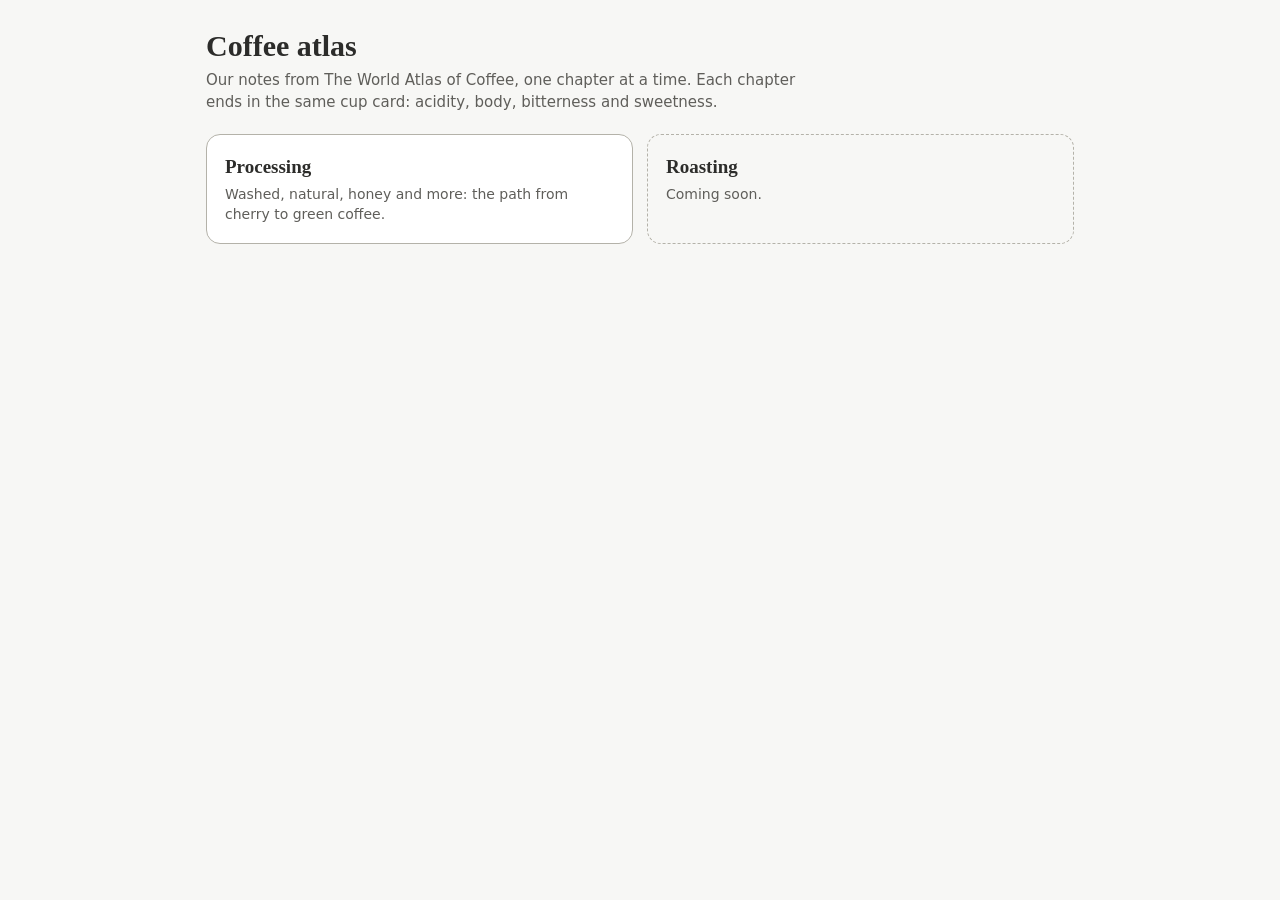
<file: index.html>
<!DOCTYPE html>
<html lang="en">
<head>
<meta charset="utf-8">
<meta name="viewport" content="width=device-width, initial-scale=1, viewport-fit=cover">
<title>Coffee atlas</title>
<link rel="icon" href="data:image/svg+xml,<svg xmlns=%22http://www.w3.org/2000/svg%22 viewBox=%220 0 100 100%22><text y=%22.9em%22 font-size=%2290%22>☕</text></svg>">
<link rel="stylesheet" href="assets/css/base.css">
</head>
<body>
<main>
<h1>Coffee atlas</h1>
<p class="sub">Our notes from The World Atlas of Coffee, one chapter at a time. Each chapter ends in the same cup card: acidity, body, bitterness and sweetness.</p>
<div class="chapters">
<a class="chcard" href="chapters/processing.html"><h3>Processing</h3><p>Washed, natural, honey and more: the path from cherry to green coffee.</p></a>
<div class="chcard soon"><h3>Roasting</h3><p>Coming soon.</p></div>
</div>
</main>
</body>
</html>
</file>
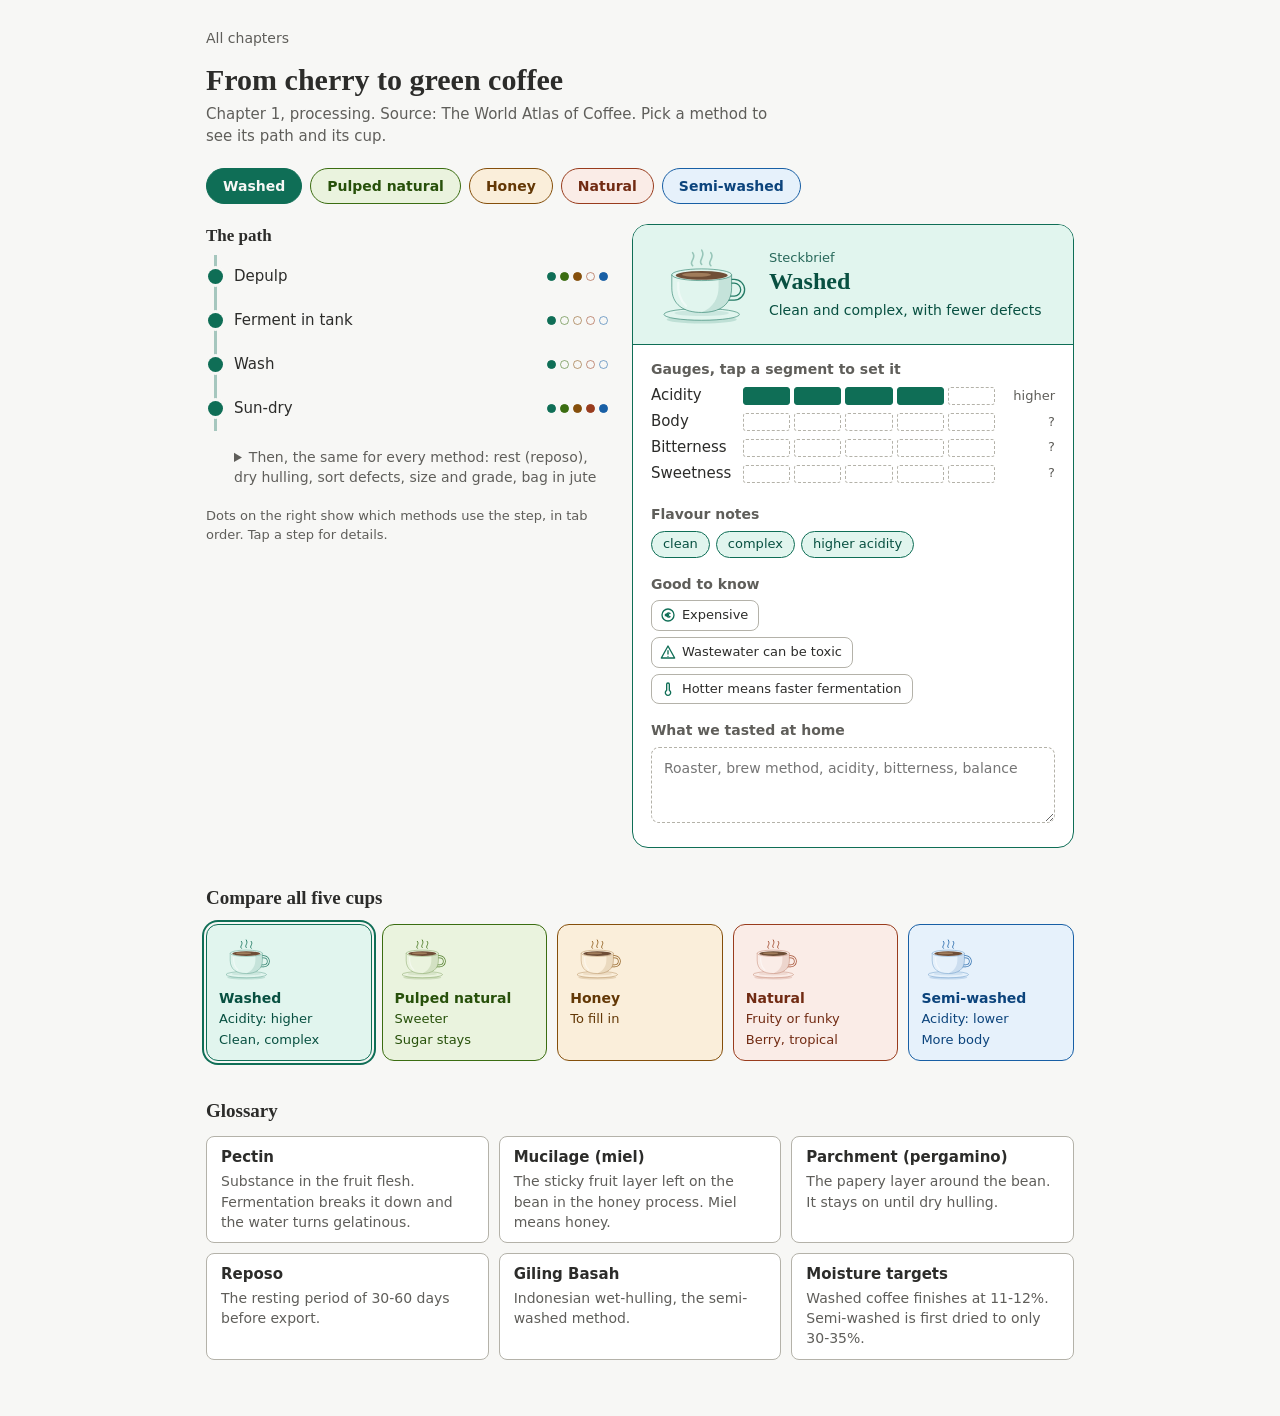
<file: chapters/processing.html>
<!DOCTYPE html>
<html lang="en">
<head>
<meta charset="utf-8">
<meta name="viewport" content="width=device-width, initial-scale=1, viewport-fit=cover">
<title>Coffee atlas</title>
<link rel="icon" href="data:image/svg+xml,<svg xmlns=%22http://www.w3.org/2000/svg%22 viewBox=%220 0 100 100%22><text y=%22.9em%22 font-size=%2290%22>☕</text></svg>">
<link rel="stylesheet" href="../assets/css/base.css">
</head>
<body>
<main>
<a class="back" href="../index.html">All chapters</a>
<h1 id="ct"></h1>
<p class="sub" id="cs"></p>
<div class="tabs" id="tabs" role="tablist" aria-label="Method"></div>
<div class="stage">
<section>
<h3 id="pl"></h3>
<ol class="path" id="path"></ol>
<details class="after"><summary id="aftersum"></summary><ol class="path" id="after"></ol></details>
<p class="legend">Dots on the right show which methods use the step, in tab order. Tap a step for details.</p>
</section>
<section class="sbcol" id="sb"></section>
</div>
<h2>Compare all five cups</h2>
<div class="strip" id="strip"></div>
<h2>Glossary</h2>
<dl id="gloss"></dl>
</main>
<script src="../assets/js/shared.js"></script>
<script src="../data/processing.js"></script>
<script src="../assets/js/chapter.js"></script>
</body>
</html>
</file>
<file: assets/css/base.css>
:root{color-scheme:light dark;box-sizing:border-box;padding-top:env(safe-area-inset-top,0px);padding-bottom:env(safe-area-inset-bottom,0px);
--bg:light-dark(#F7F7F5,#1B1B1A);--card:light-dark(#fff,#262624);--ink:light-dark(#2C2C2A,#ECEAE3);--mut:light-dark(#5F5E5A,#B4B2A9);--line:light-dark(#B4B2A9,#5F5E5A);--cof:light-dark(#6F4E37,#8B6347);--crema:light-dark(#C9A27A,#B58B63)}
:root[data-theme=light]{color-scheme:light}
:root[data-theme=dark]{color-scheme:dark}
html{scroll-padding-top:env(safe-area-inset-top,0px)}
*,*::before,*::after{box-sizing:inherit}
body{margin:0;background:var(--bg);color:var(--ink);font:15px/1.45 system-ui,-apple-system,"Segoe UI",sans-serif}
main{max-width:900px;margin:0 auto;padding:28px 16px 56px}
h1,h2,h3{font-family:"Iowan Old Style",Palatino,Georgia,serif;font-weight:600;margin:0}
h1{font-size:30px;line-height:1.2}
h2{font-size:19px;margin:36px 0 12px}
.sub{color:var(--mut);margin:6px 0 20px;max-width:62ch}
button{font:inherit;color:inherit}
button:focus-visible,summary:focus-visible,textarea:focus-visible{outline:2px solid var(--ink);outline-offset:2px}
.tabs{display:flex;flex-wrap:wrap;gap:8px;margin-bottom:20px}
.tab{padding:7px 16px;border-radius:999px;border:1px solid var(--s);background:var(--f);color:var(--t);cursor:pointer;font-weight:600;font-size:14px}
.tab[aria-selected=true]{background:var(--s);color:var(--bg)}
.stage{display:grid;grid-template-columns:minmax(0,1fr) minmax(0,1.1fr);gap:24px;align-items:start}
.stage>section>h3{font-size:17px;margin-bottom:6px}
.path{list-style:none;margin:0;padding:0}
.stp{position:relative;padding-left:28px}
.stp::before{content:"";position:absolute;left:8px;top:0;bottom:0;width:3px;background:var(--s);opacity:.35}
.stp::after{content:"";position:absolute;left:2px;top:14px;width:15px;height:15px;border-radius:50%;background:var(--s);box-shadow:0 0 0 3px var(--bg)}
.row{display:flex;justify-content:space-between;align-items:center;gap:8px;width:100%;min-height:44px;padding:8px 0;background:none;border:0;text-align:left;cursor:pointer}
.dots{display:flex;gap:4px;flex:none}
.dots i{width:9px;height:9px;border-radius:50%;border:1.5px solid var(--s);opacity:.55}
.dots i.on{background:var(--s);opacity:1}
.sd{margin:0 0 8px;padding:8px 12px;border-radius:8px;background:var(--card);border:1px dashed var(--line);font-size:14px}
.stp:not(.open) .sd{display:none}
.stp.open .row{font-weight:600}
details.after{margin-top:6px}
details.after summary{cursor:pointer;padding:10px 0 10px 28px;color:var(--mut);font-size:14px}
.legend{font-size:13px;color:var(--mut);margin:10px 0 0}
.sb{border:1px solid var(--s);border-radius:16px;background:var(--card);overflow:hidden}
.sbh{display:flex;align-items:center;gap:14px;padding:16px 18px;background:var(--f);color:var(--t);border-bottom:1px solid var(--s)}
.sbh svg{width:104px;height:87px;flex:none}
.sbh small{display:block;font-size:13px;opacity:.85}
.sbh h3{font-size:24px;line-height:1.15}
.sbh p{margin:4px 0 0;font-size:14px}
.steam path{animation:steam 3.4s ease-in-out infinite;opacity:.35}
.steam path:nth-child(2){animation-delay:.6s}
.steam path:nth-child(3){animation-delay:1.2s}
@keyframes steam{50%{opacity:.85;transform:translateY(-3px)}}
.sbb{padding:14px 18px 18px;display:grid;gap:16px}
.sbb h4{margin:0 0 6px;font-size:14px;font-weight:600;color:var(--mut)}
.g{display:grid;grid-template-columns:84px 1fr 52px;align-items:center;gap:8px;margin-bottom:4px}
.seg{display:grid;grid-template-columns:repeat(5,1fr);gap:4px}
.seg button{height:18px;padding:0;border-radius:3px;border:1px dashed var(--line);background:none;cursor:pointer}
.seg button.on{border:1px solid var(--s);background:var(--s)}
.gv{font-size:13px;color:var(--mut);text-align:right}
.chips{display:flex;flex-wrap:wrap;gap:6px}
.chip,.fact{display:inline-flex;align-items:center;gap:6px;font-size:13px;padding:3px 11px;border-radius:999px;background:var(--f);color:var(--t);border:1px solid var(--s)}
.chip.bad{background:none;border-style:dashed}
.chip.todo{background:none;border-style:dashed;color:var(--mut);border-color:var(--line)}
.facts{display:flex;flex-direction:column;gap:6px}
.fact{background:none;color:var(--ink);border-color:var(--line);border-radius:8px;padding:5px 10px 5px 8px;align-self:flex-start}
.fact svg{width:16px;height:16px;flex:none;color:var(--s)}
textarea{width:100%;min-height:76px;resize:vertical;padding:10px 12px;border-radius:8px;border:1px dashed var(--line);background:transparent;color:var(--ink);font:inherit;font-size:14px}
.strip{display:grid;grid-template-columns:repeat(auto-fit,minmax(130px,1fr));gap:10px}
.mini{display:flex;flex-direction:column;align-items:flex-start;gap:2px;padding:10px 12px;border-radius:12px;border:1px solid var(--s);background:var(--f);color:var(--t);text-align:left;cursor:pointer;font-size:13px}
.mini svg{width:56px;height:47px;margin-bottom:4px}
.mini strong{font-size:14px}
.mini[aria-current=true]{box-shadow:0 0 0 2px var(--bg),0 0 0 4px var(--s)}
dl{display:grid;grid-template-columns:repeat(auto-fit,minmax(260px,1fr));gap:10px;margin:0}
dl div{background:var(--card);border:1px solid var(--line);border-radius:8px;padding:10px 14px}
dt{font-weight:600}
dd{margin:2px 0 0;color:var(--mut);font-size:14px}
@media (max-width:720px){.stage{grid-template-columns:1fr}.stage>.sbcol{order:-1}.sbh svg{width:84px;height:70px}}
@media (prefers-reduced-motion:reduce){.steam path{animation:none;opacity:.6}}
.back{display:inline-block;margin-bottom:14px;color:var(--mut);font-size:14px;text-decoration:none}
.back:hover{color:var(--ink);text-decoration:underline}
.chapters{display:grid;grid-template-columns:repeat(auto-fit,minmax(240px,1fr));gap:14px;margin-top:20px}
.chcard{display:block;padding:18px;border-radius:14px;border:1px solid var(--line);background:var(--card);color:inherit;text-decoration:none}
a.chcard:hover{border-color:var(--ink)}
.chcard h3{font-size:19px;margin:0 0 4px}
.chcard p{margin:0;color:var(--mut);font-size:14px}
.chcard.soon{border-style:dashed;background:none}
</file>
